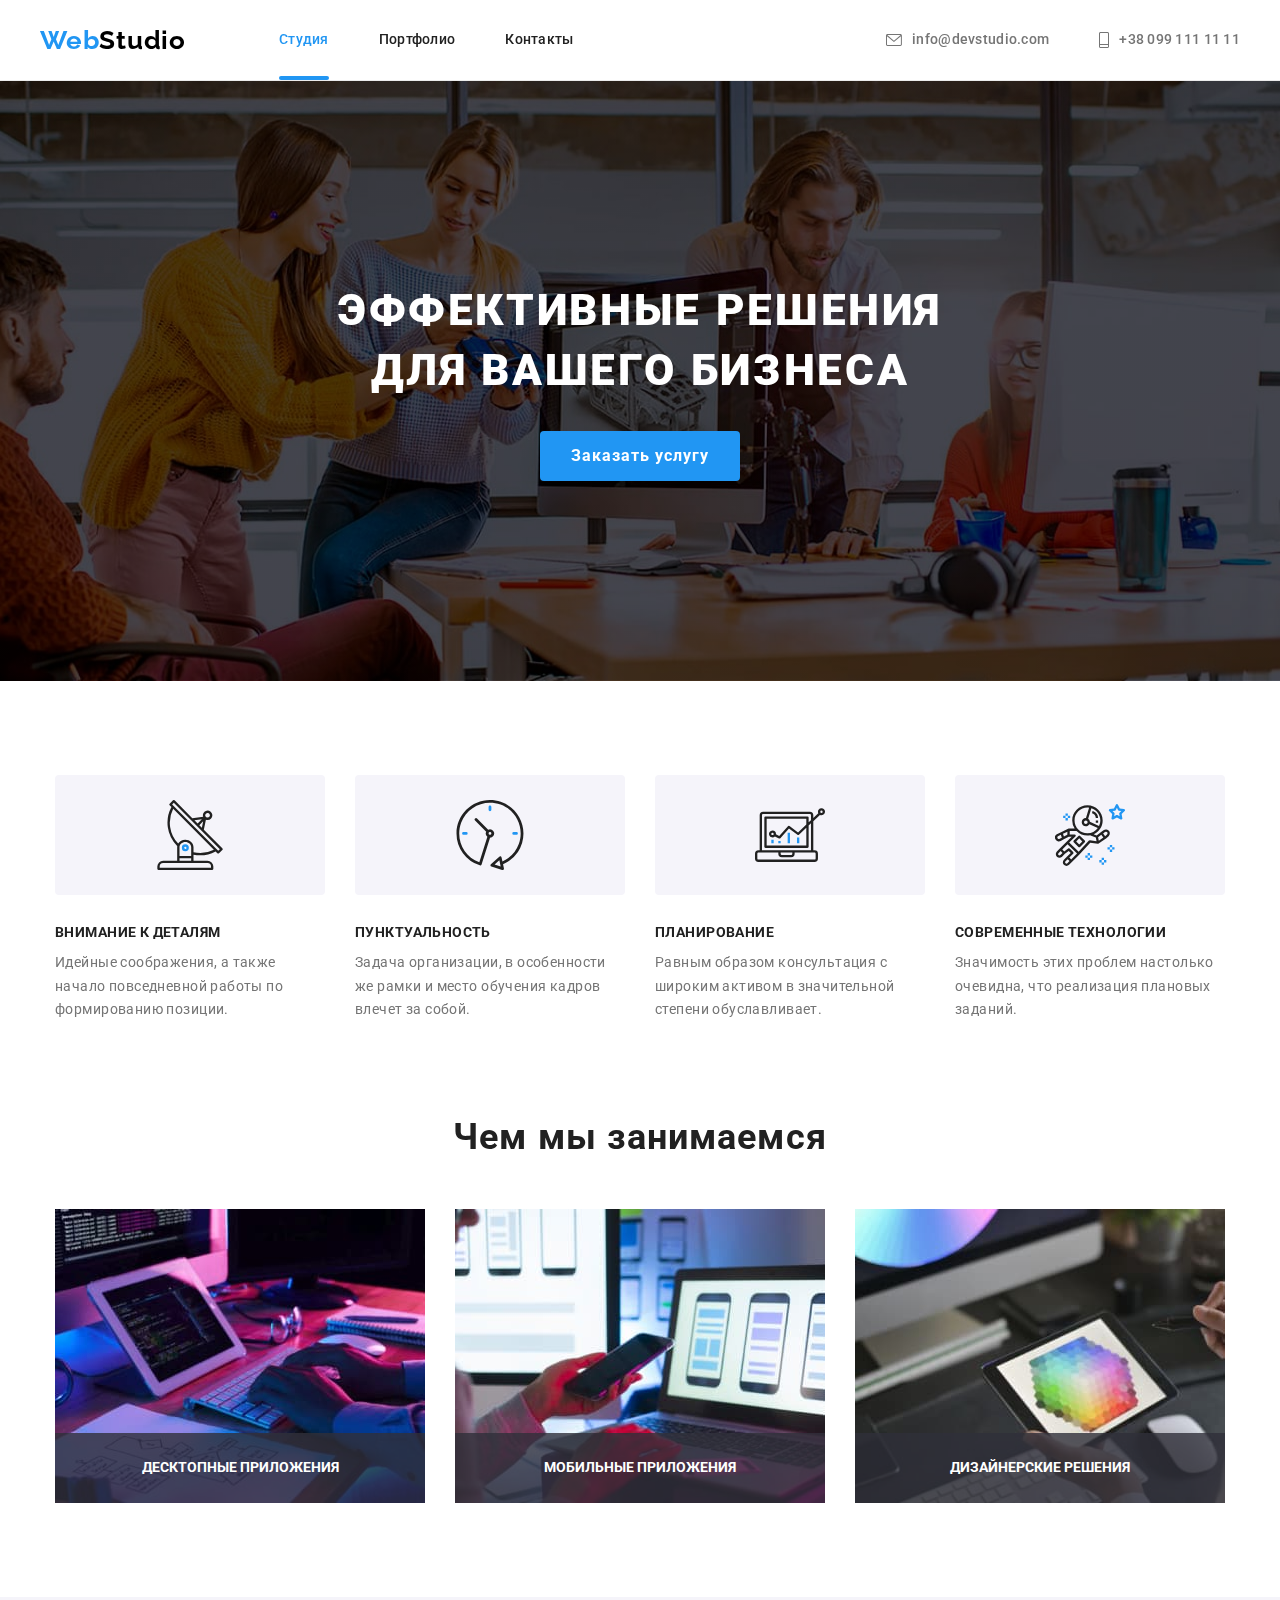
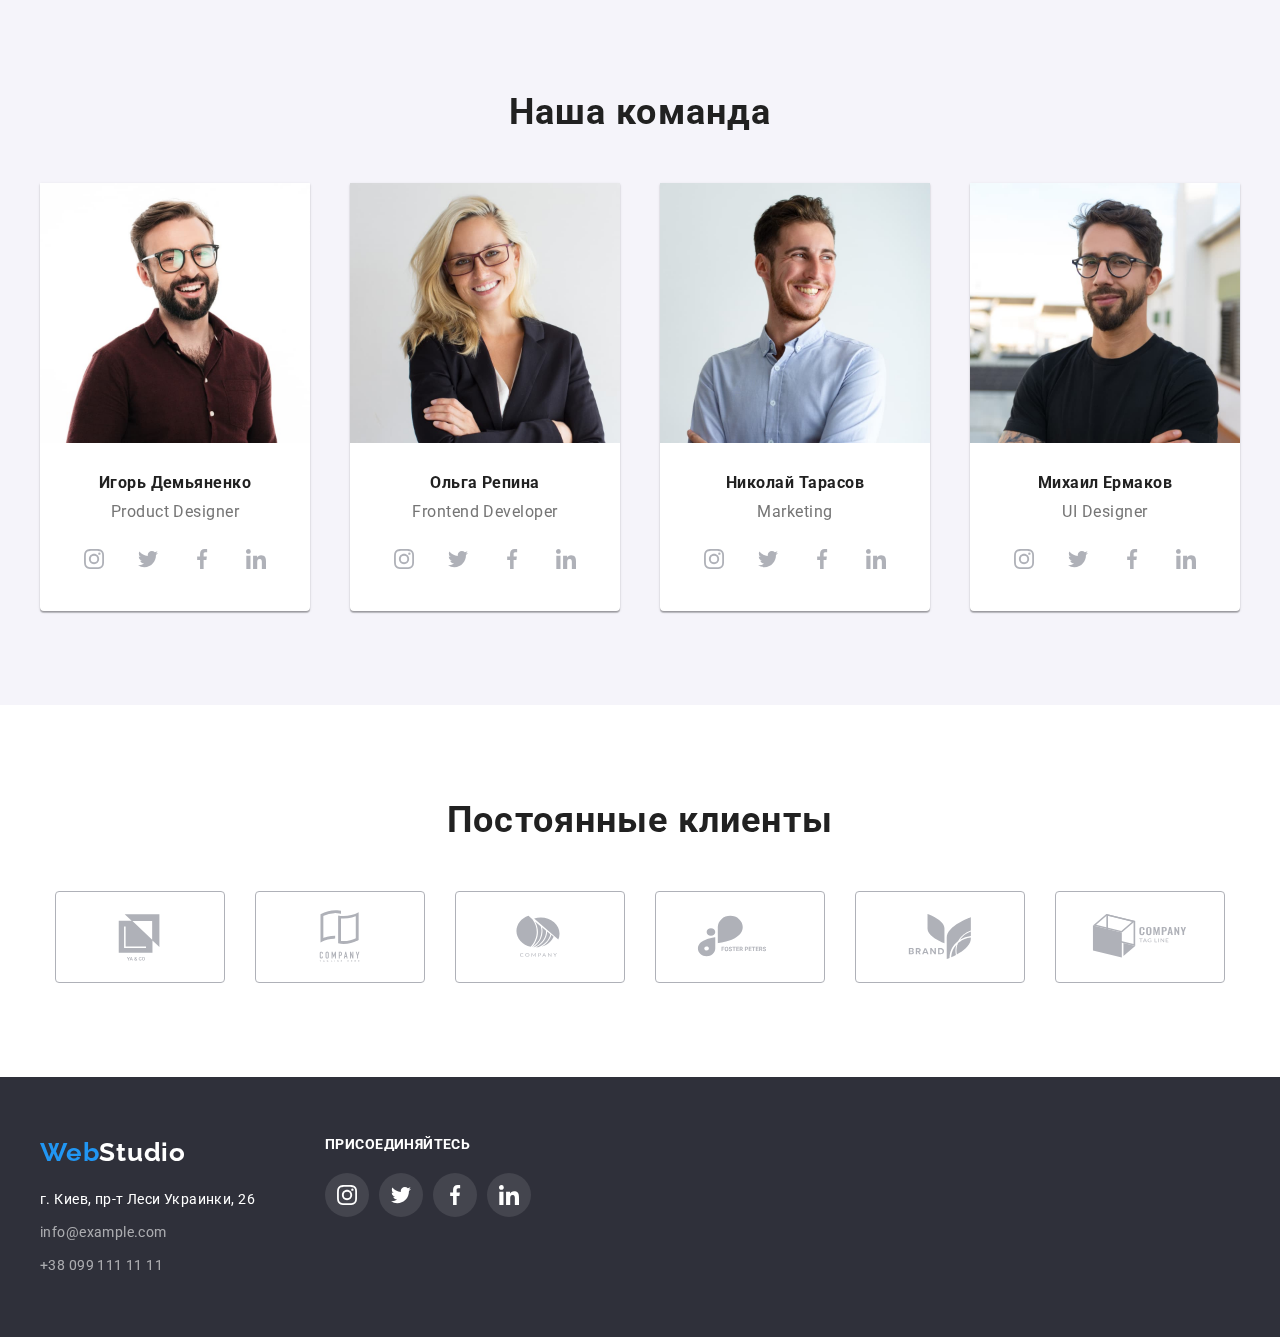
<file: index.html>
<!DOCTYPE html>
<html lang="ru">
  <head>
    <meta charset="UTF-8" />
    <meta http-equiv="X-UA-Compatible" content="IE=edge" />
    <meta name="viewport" content="width=device-width, initial-scale=1.0" />
    <title>Главная</title>
    <link
      href="https://fonts.googleapis.com/css2?family=Raleway:wght@700&family=Roboto:wght@400;500;700;900&display=swap"
      rel="stylesheet"
    />
    <!-- <link rel="stylesheet" href="node_modules/modern-normalize/modern-normalize.css"> -->
    <link rel="stylesheet" href="./css/normalize.css" />
    <link rel="stylesheet" href="./css/styles.css" />
  </head>
  <body class="page">
    <!-- Шапка -->
    <header class="navigation-bar">
      <div class="navigation-bar-wrapper container">
        <nav class="navigation">
          <a class="link" href="/"
            ><span class="logo"> Web<span class="lastpart-logo-header">Studio</span> </span></a
          >
          <ul class="navigation-pages list">
            <li>
              <a class="link active-page" href="./index.html">Студия</a>
            </li>
            <li>
              <a class="link navigation-page" href="./portfolio.html">
                <!-- <span class="ef1">1</span> -->
                Портфолио
                <!-- <span class="ef2"></span> -->
              </a>
            </li>
            <li>
              <a class="link navigation-page" href="./contacts.html">Контакты</a>
            </li>
          </ul>
        </nav>

        <ul class="navigation-contacts list">
          <li>
            <a class="link contacts" href="mailto:info@example.com">
              <svg class="icon icon-letter">
                <use xlink:href="./images/icons.svg#icon-letter"></use>
              </svg>
              info@devstudio.com
            </a>
          </li>
          <li>
            <a class="link contacts" href="tel:380961111111">
              <svg class="icon icon-phone">
                <use xlink:href="./images/icons.svg#icon-phone"></use>
              </svg>
              +38 099 111 11 11
            </a>
          </li>
        </ul>
      </div>
    </header>

    <main>
      <section class="page-main">
        <h1 class="page-main-title">Веб-студия по разработке сайтов</h1>

        <!-- Заказать услугу -->
        <!-- <div class="container"> -->
        <section class="order-section">
          <h2 class="order-title">Эффективные решения<br />для вашего бизнеса</h2>
          <button class="order-btn" type="button" data-modal-open>
            Заказать услугу <span></span><span></span><span></span><span></span>
          </button>
        </section>
        <!-- </div> -->
        <!-- Особенности -->
        <section class="quality-section section">
          <div class="container">
            <h2 class="quality-section-title">Особенности</h2>
            <ul class="quality-list list">
              <li class="quality-list-item">
                <div class="quality-list-icon-box">
                  <svg class="icon icon-antenna">
                    <use xlink:href="./images/icons.svg#icon-antenna"></use>
                  </svg>
                </div>
                <h3 class="quality-title">Внимание к деталям</h3>
                <p class="quality-content">
                  Идейные соображения, а также начало повседневной работы по формированию позиции.
                </p>
              </li>
              <li class="quality-list-item">
                <div class="quality-list-icon-box">
                  <svg class="icon icon-clock">
                    <use xlink:href="./images/icons.svg#icon-clock"></use>
                  </svg>
                </div>
                <h3 class="quality-title">Пунктуальность</h3>
                <p class="quality-content">
                  Задача организации, в особенности же рамки и место обучения кадров влечет за
                  собой.
                </p>
              </li>
              <li class="quality-list-item">
                <div class="quality-list-icon-box">
                  <svg class="icon icon-diagram">
                    <use xlink:href="./images/icons.svg#icon-diagram"></use>
                  </svg>
                </div>
                <h3 class="quality-title">Планирование</h3>
                <p class="quality-content">
                  Равным образом консультация с широким активом в значительной степени
                  обуславливает.
                </p>
              </li>
              <li class="quality-list-item">
                <div class="quality-list-icon-box">
                  <svg class="icon icon-astronaut">
                    <use xlink:href="./images/icons.svg#icon-astronaut"></use>
                  </svg>
                </div>
                <h3 class="quality-title">Современные технологии</h3>
                <p class="quality-content">
                  Значимость этих проблем настолько очевидна, что реализация плановых заданий.
                </p>
              </li>
            </ul>
          </div>
        </section>

        <!-- Чем мы занимаемся -->
        <section class="ourskills-section section">
          <div class="container">
            <h2 class="ourskills-title">Чем мы занимаемся</h2>
            <ul class="ourskills-list list">
              <li class="ourskills-list-item">
                <img
                  class="ourskills-list-item-pic"
                  src="./images/wedo1.jpg"
                  alt="Верстка"
                  width="370"
                />
                <p class="ourskills-list-item-text">Десктопные приложения</p>
              </li>
              <li class="ourskills-list-item">
                <img
                  class="ourskills-list-item-pic"
                  src="./images/wedo2.jpg"
                  alt="Дизайн"
                  width="370"
                />
                <p class="ourskills-list-item-text">Мобильные приложения</p>
              </li>
              <li class="ourskills-list-item">
                <img
                  class="ourskills-list-item-pic"
                  src="./images/wedo3.jpg"
                  alt="Стиль"
                  width="370"
                />
                <p class="ourskills-list-item-text">Дизайнерские решения</p>
              </li>
            </ul>
          </div>
        </section>

        <!-- Наша команда -->
        <section class="team-section section">
          <div class="container">
            <h2 class="team-title">Наша команда</h2>
            <ul class="team-list list">
              <li class="team-card">
                <img src="./images/team1.jpg" alt="Фотография сотрудника 1" width="270" />
                <div class="team-bottom-wrapper">
                  <h3 class="team-name">Игорь Демьяненко</h3>
                  <p class="team-content">Product Designer</p>

                  <ul class="team-icons-list list">
                    <li>
                      <a class="link" href="http://instagram.com/smorodsky">
                        <div class="team-icon-ellipse">
                          <svg class="icon icon-instagram">
                            <use xlink:href="./images/icons.svg#icon-instagram"></use>
                          </svg>
                        </div>
                      </a>
                    </li>
                    <li>
                      <a class="link" href="http://twitter.com/smorodskiy">
                        <div class="team-icon-ellipse">
                          <svg class="icon icon-twitter">
                            <use xlink:href="./images/icons.svg#icon-twitter"></use>
                          </svg>
                        </div>
                      </a>
                    </li>
                    <li>
                      <a class="link" href="http://facebook.com/smorodsky">
                        <div class="team-icon-ellipse">
                          <svg class="icon icon-facebook">
                            <use xlink:href="./images/icons.svg#icon-facebook"></use>
                          </svg>
                        </div>
                      </a>
                    </li>
                    <li>
                      <a class="link" href="http://linkedin.com/in/igor-smorodskiy">
                        <div class="team-icon-ellipse">
                          <svg class="icon icon-linkedin">
                            <use xlink:href="./images/icons.svg#icon-linkedin"></use>
                          </svg>
                        </div>
                      </a>
                    </li>
                  </ul>
                </div>
              </li>
              <li class="team-card">
                <img src="./images/team2.jpg" alt="Фотография сотрудника 2" width="270" />
                <div class="team-bottom-wrapper">
                  <h3 class="team-name">Ольга Репина</h3>
                  <p class="team-content">Frontend Developer</p>

                  <ul class="team-icons-list list">
                    <li>
                      <a class="link" href="http://instagram.com/smorodsky">
                        <div class="team-icon-ellipse">
                          <svg class="icon icon-instagram">
                            <use xlink:href="./images/icons.svg#icon-instagram"></use>
                          </svg>
                        </div>
                      </a>
                    </li>
                    <li>
                      <a class="link" href="http://twitter.com/smorodskiy">
                        <div class="team-icon-ellipse">
                          <svg class="icon icon-twitter">
                            <use xlink:href="./images/icons.svg#icon-twitter"></use>
                          </svg>
                        </div>
                      </a>
                    </li>
                    <li>
                      <a class="link" href="http://facebook.com/smorodsky">
                        <div class="team-icon-ellipse">
                          <svg class="icon icon-facebook">
                            <use xlink:href="./images/icons.svg#icon-facebook"></use>
                          </svg>
                        </div>
                      </a>
                    </li>
                    <li>
                      <a class="link" href="http://linkedin.com/in/igor-smorodskiy">
                        <div class="team-icon-ellipse">
                          <svg class="icon icon-linkedin">
                            <use xlink:href="./images/icons.svg#icon-linkedin"></use>
                          </svg>
                        </div>
                      </a>
                    </li>
                  </ul>
                </div>
              </li>
              <li class="team-card">
                <img src="./images/team3.jpg" alt="Фотография сотрудника 3" width="270" />
                <div class="team-bottom-wrapper">
                  <h3 class="team-name">Николай Тарасов</h3>
                  <p class="team-content">Marketing</p>

                  <ul class="team-icons-list list">
                    <li>
                      <a class="link" href="http://instagram.com/smorodsky">
                        <div class="team-icon-ellipse">
                          <svg class="icon icon-instagram">
                            <use xlink:href="./images/icons.svg#icon-instagram"></use>
                          </svg>
                        </div>
                      </a>
                    </li>
                    <li>
                      <a class="link" href="http://twitter.com/smorodskiy">
                        <div class="team-icon-ellipse">
                          <svg class="icon icon-twitter">
                            <use xlink:href="./images/icons.svg#icon-twitter"></use>
                          </svg>
                        </div>
                      </a>
                    </li>
                    <li>
                      <a class="link" href="http://facebook.com/smorodsky">
                        <div class="team-icon-ellipse">
                          <svg class="icon icon-facebook">
                            <use xlink:href="./images/icons.svg#icon-facebook"></use>
                          </svg>
                        </div>
                      </a>
                    </li>
                    <li>
                      <a class="link" href="http://linkedin.com/in/igor-smorodskiy">
                        <div class="team-icon-ellipse">
                          <svg class="icon icon-linkedin">
                            <use xlink:href="./images/icons.svg#icon-linkedin"></use>
                          </svg>
                        </div>
                      </a>
                    </li>
                  </ul>
                </div>
              </li>
              <li class="team-card">
                <img src="./images/team4.jpg" alt="Фотография сотрудника 4" width="270" />
                <div class="team-bottom-wrapper">
                  <h3 class="team-name">Михаил Ермаков</h3>
                  <p class="team-content">UI Designer</p>

                  <ul class="team-icons-list list">
                    <li>
                      <a class="link" href="http://instagram.com/smorodsky">
                        <div class="team-icon-ellipse">
                          <svg class="icon icon-instagram">
                            <use xlink:href="./images/icons.svg#icon-instagram"></use>
                          </svg>
                        </div>
                      </a>
                    </li>
                    <li>
                      <a class="link" href="http://twitter.com/smorodskiy">
                        <div class="team-icon-ellipse">
                          <svg class="icon icon-twitter">
                            <use xlink:href="./images/icons.svg#icon-twitter"></use>
                          </svg>
                        </div>
                      </a>
                    </li>
                    <li>
                      <a class="link" href="http://facebook.com/smorodsky">
                        <div class="team-icon-ellipse">
                          <svg class="icon icon-facebook">
                            <use xlink:href="./images/icons.svg#icon-facebook"></use>
                          </svg>
                        </div>
                      </a>
                    </li>
                    <li>
                      <a class="link" href="http://linkedin.com/in/igor-smorodskiy">
                        <div class="team-icon-ellipse">
                          <svg class="icon icon-linkedin">
                            <use xlink:href="./images/icons.svg#icon-linkedin"></use>
                          </svg>
                        </div>
                      </a>
                    </li>
                  </ul>
                </div>
              </li>
            </ul>
          </div>
        </section>

        <!-- Постоянные клиенты -->
        <section class="best-clients-section section">
          <div class="container">
            <h2 class="best-clients-title">Постоянные клиенты</h2>
            <ul class="best-clients-list list">
              <li class="best-clients-list-border">
                <a href="#" class="link clients-icon-link">
                  <svg class="icon icon-logo1">
                    <use xlink:href="./images/icons.svg#icon-logo1"></use>
                  </svg>
                </a>
              </li>
              <li class="best-clients-list-border">
                <a href="#" class="link clients-icon-link">
                  <svg class="icon icon-logo2">
                    <use xlink:href="./images/icons.svg#icon-logo2"></use>
                  </svg>
                </a>
              </li>
              <li class="best-clients-list-border">
                <a href="#" class="link clients-icon-link">
                  <svg class="icon icon-logo3">
                    <use xlink:href="./images/icons.svg#icon-logo3"></use>
                  </svg>
                </a>
              </li>
              <li class="best-clients-list-border">
                <a href="#" class="link clients-icon-link">
                  <svg class="icon icon-logo4">
                    <use xlink:href="./images/icons.svg#icon-logo4"></use>
                  </svg>
                </a>
              </li>
              <li class="best-clients-list-border">
                <a href="#" class="link clients-icon-link">
                  <svg class="icon icon-logo5">
                    <use xlink:href="./images/icons.svg#icon-logo5"></use>
                  </svg>
                </a>
              </li>
              <li class="best-clients-list-border">
                <a href="#" class="link clients-icon-link">
                  <svg class="icon icon-logo6">
                    <use xlink:href="./images/icons.svg#icon-logo6"></use>
                  </svg>
                </a>
              </li>
            </ul>
          </div>
        </section>
      </section>
    </main>

    <!-- Подвал -->
    <footer class="page-footer">
      <div class="container footer-container">
        <div class="address-box">
          <a class="link" href="/"
            ><span class="logo"> Web<span class="lastpart-logo-footer">Studio</span> </span></a
          >
          <!-- Блок с адресом -->
          <address>
            <ul class="address-list list">
              <li class="address-list-item">
                <a
                  class="link address-text-footer"
                  href="https://www.google.com.ua/maps/@50.4863234,30.4790756,13z?hl=ru"
                  >г. Киев, пр-т Леси Украинки, 26</a
                >
              </li>
              <li class="address-list-item">
                <a class="link contacts-text-footer" href="mailto:info@example.com"
                  >info@example.com</a
                >
              </li>
              <li class="address-list-item">
                <a class="link contacts-text-footer" href="tel:380991111111">+38 099 111 11 11</a>
              </li>
            </ul>
          </address>
        </div>
        <div class="social-box">
          <h2 class="social-box-title">присоединяйтесь</h2>
          <div class="social-icons-box">
            <ul class="social-icons-list list">
              <li>
                <a class="link social-icon-ellipse" href="http://instagram.com/smorodsky">
                  <svg class="icon icon-instagram">
                    <use xlink:href="./images/icons.svg#icon-instagram"></use>
                  </svg>
                </a>
              </li>
              <li>
                <a class="link social-icon-ellipse" href="http://twitter.com/smorodskiy">
                  <svg class="icon icon-twitter">
                    <use xlink:href="./images/icons.svg#icon-twitter"></use>
                  </svg>
                </a>
              </li>
              <li>
                <a class="link social-icon-ellipse" href="http://facebook.com/smorodsky">
                  <svg class="icon icon-facebook">
                    <use xlink:href="./images/icons.svg#icon-facebook"></use>
                  </svg>
                </a>
              </li>
              <li>
                <a class="link social-icon-ellipse" href="http://linkedin.com/in/igor-smorodskiy">
                  <svg class="icon icon-linkedin">
                    <use xlink:href="./images/icons.svg#icon-linkedin"></use>
                  </svg>
                </a>
              </li>
            </ul>
          </div>
        </div>
      </div>
    </footer>

    <div class="modal is-hidden" data-modal>
      <div class="modal-order">
        <svg class="icon icon-close" data-modal-close>
          <use xlink:href="./images/icons.svg#icon-close"></use>
        </svg>
      </div>
    </div>

    <script src="./js/modal.js"></script>
  </body>
</html>
</file>
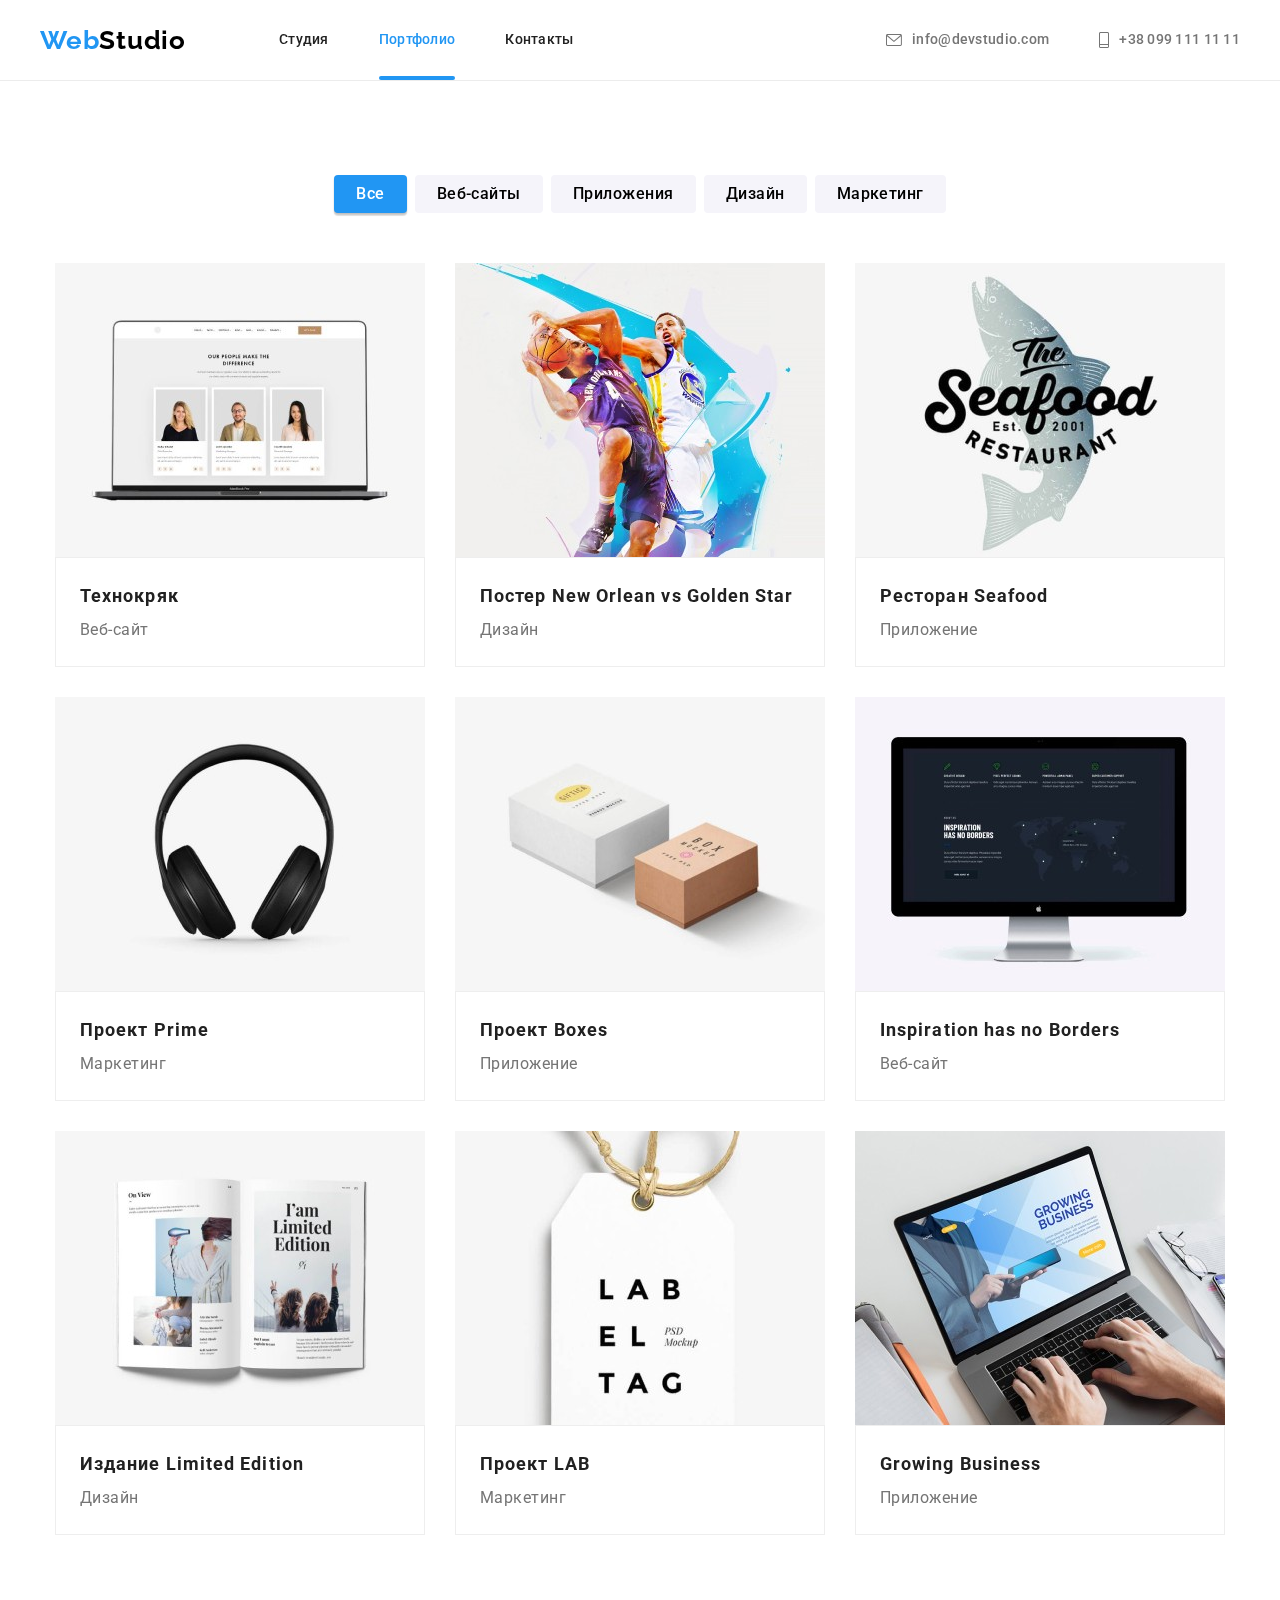
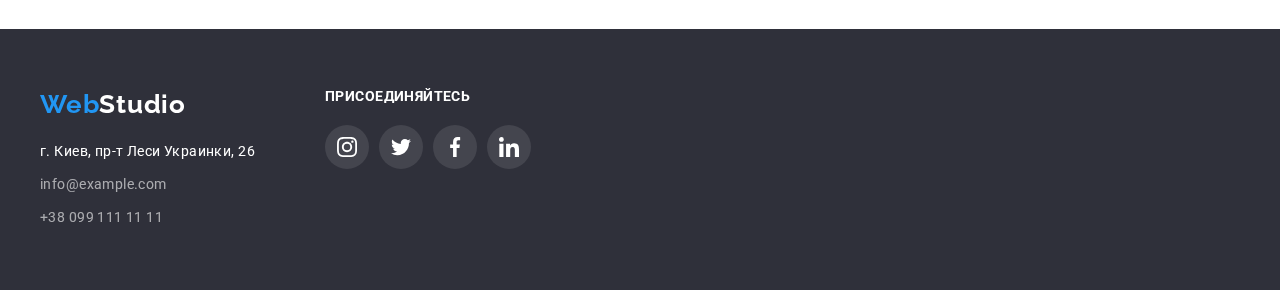
<file: portfolio.html>
<!DOCTYPE html>
<html lang="ru">
  <head>
    <meta charset="UTF-8" />
    <meta http-equiv="X-UA-Compatible" content="IE=edge" />
    <meta name="viewport" content="width=device-width, initial-scale=1.0" />
    <title>Портфолио</title>
    <link
      href="https://fonts.googleapis.com/css2?family=Raleway:wght@700&family=Roboto:wght@400;500;700;900&display=swap"
      rel="stylesheet"
    />
    <link rel="stylesheet" href="./css/normalize.css" />
    <link rel="stylesheet" href="./css/styles.css" />
  </head>
  <body class="page">
    <!-- Шапка -->
    <header class="navigation-bar">
      <div class="navigation-bar-wrapper container">
        <nav class="navigation">
          <a class="link" href="/"
            ><span class="logo"> Web<span class="lastpart-logo-header">Studio</span> </span></a
          >
          <ul class="navigation-pages list">
            <li>
              <a class="link navigation-page" href="./index.html">Студия</a>
            </li>
            <li>
              <a class="link active-page" href="./portfolio.html">Портфолио</a>
            </li>
            <li>
              <a class="link navigation-page" href="./contacts.html">Контакты</a>
            </li>
          </ul>
        </nav>

        <ul class="navigation-contacts list">
          <li>
            <a class="link contacts" href="mailto:info@example.com">
              <svg class="icon icon-letter">
                <use xlink:href="./images/icons.svg#icon-letter"></use>
              </svg>
              info@devstudio.com
            </a>
          </li>
          <li>
            <a class="link contacts" href="tel:380961111111">
              <svg class="icon icon-phone">
                <use xlink:href="./images/icons.svg#icon-phone"></use>
              </svg>
              +38 099 111 11 11
            </a>
          </li>
        </ul>
      </div>
    </header>

    <main>
      <section class="page-portfolio section">
        <h1 class="page-portfolio-title">Страница с шаблонами</h1>

        <!-- Фильтр -->
        <div class="filter-section">
          <h2 class="filter-title">Фильтр</h2>
          <ul class="filter-list">
            <li class="filter-item list">
              <button class="filter-btn angleinleft bouncein active-filter" type="button">Все</button>
            </li>
            <li class="filter-item list">
              <button class="filter-btn angleinleft bouncein" type="button">Веб-сайты</button>
            </li>
            <li class="filter-item list">
              <button class="filter-btn angleinleft bouncein" type="button">Приложения</button>
            </li>
            <li class="filter-item list">
              <button class="filter-btn angleinleft bouncein" type="button">Дизайн</button>
            </li>
            <li class="filter-item list">
              <button class="filter-btn angleinleft bouncein" type="button">Маркетинг</button>
            </li>
          </ul>
        </div>

        <!-- Шаблоны -->
        <section class="template-section">
          <h2 class="template-section-title"></h2>
          <div class="container">
            <ul class="template-head list">
              <li class="template-item">
                <a href="#" class="link template-item-link">
                  <div class="template-top-wrapper">
                    <img src="./images/template1.jpg" alt="Шаблон Технокряк" width="370" />
                    <p class="template-item-desc">
                      Ресурс предлагает комплексные предложения с разным уровнем функционала и
                      сервисов. Все это позволит посетителю получить исчерпывающие сведения о
                      компании или частном лице.
                    </p>
                  </div>

                  <div class="template-bottom-wrapper">
                    <h3 class="template-title">Технокряк</h3>
                    <p class="template-content">Веб-сайт</p>
                  </div>
                </a>
              </li>
              <li class="template-item">
                <a href="#" class="link template-item-link">
                  <div class="template-top-wrapper">
                    <img
                      src="./images/template2.jpg"
                      alt="Шаблон Постер New Orlean vs Golden Star"
                      width="370"
                    />
                    <p class="template-item-desc">
                      Ресурс предлагает комплексные предложения с разным уровнем функционала и
                      сервисов. Все это позволит посетителю получить исчерпывающие сведения о
                      компании или частном лице.
                    </p>
                  </div>
                  <div class="template-bottom-wrapper">
                    <h3 class="template-title">Постер New Orlean vs Golden Star</h3>
                    <p class="template-content">Дизайн</p>
                  </div>
                </a>
              </li>
              <li class="template-item">
                <a href="#" class="link template-item-link">
                  <div class="template-top-wrapper">
                    <img src="./images/template3.jpg" alt="Шаблон Ресторан Seafood" width="370" />
                    <p class="template-item-desc">
                      Ресурс предлагает комплексные предложения с разным уровнем функционала и
                      сервисов. Все это позволит посетителю получить исчерпывающие сведения о
                      компании или частном лице.
                    </p>
                  </div>
                  <div class="template-bottom-wrapper">
                    <h3 class="template-title">Ресторан Seafood</h3>
                    <p class="template-content">Приложение</p>
                  </div>
                </a>
              </li>
              <li class="template-item">
                <a href="#" class="link template-item-link">
                  <div class="template-top-wrapper">
                    <img src="./images/template4.jpg" alt="Шаблон Проект Prime" width="370" />
                    <p class="template-item-desc">
                      Ресурс предлагает комплексные предложения с разным уровнем функционала и
                      сервисов. Все это позволит посетителю получить исчерпывающие сведения о
                      компании или частном лице.
                    </p>
                  </div>
                  <div class="template-bottom-wrapper">
                    <h3 class="template-title">Проект Prime</h3>
                    <p class="template-content">Маркетинг</p>
                  </div>
                </a>
              </li>
              <li class="template-item">
                <a href="#" class="link template-item-link">
                  <div class="template-top-wrapper">
                    <img src="./images/template5.jpg" alt="Шаблон Проект Boxes" width="370" />
                    <p class="template-item-desc">
                      Ресурс предлагает комплексные предложения с разным уровнем функционала и
                      сервисов. Все это позволит посетителю получить исчерпывающие сведения о
                      компании или частном лице.
                    </p>
                  </div>
                  <div class="template-bottom-wrapper">
                    <h3 class="template-title">Проект Boxes</h3>
                    <p class="template-content">Приложение</p>
                  </div>
                </a>
              </li>
              <li class="template-item">
                <a href="#" class="link template-item-link">
                  <div class="template-top-wrapper">
                    <img
                      src="./images/template6.jpg"
                      alt="Шаблон Inspiration has no Borders"
                      width="370"
                    />
                    <p class="template-item-desc">
                      Ресурс предлагает комплексные предложения с разным уровнем функционала и
                      сервисов. Все это позволит посетителю получить исчерпывающие сведения о
                      компании или частном лице.
                    </p>
                  </div>
                  <div class="template-bottom-wrapper">
                    <h3 class="template-title">Inspiration has no Borders</h3>
                    <p class="template-content">Веб-сайт</p>
                  </div>
                </a>
              </li>
              <li class="template-item">
                <a href="#" class="link template-item-link">
                  <div class="template-top-wrapper">
                    <img
                      src="./images/template7.jpg"
                      alt="Шаблон Издание Limited Edition"
                      width="370"
                    />
                    <p class="template-item-desc">
                      Ресурс предлагает комплексные предложения с разным уровнем функционала и
                      сервисов. Все это позволит посетителю получить исчерпывающие сведения о
                      компании или частном лице.
                    </p>
                  </div>
                  <div class="template-bottom-wrapper">
                    <h3 class="template-title">Издание Limited Edition</h3>
                    <p class="template-content">Дизайн</p>
                  </div>
                </a>
              </li>
              <li class="template-item">
                <a href="#" class="link template-item-link">
                  <div class="template-top-wrapper">
                    <img src="./images/template8.jpg" alt="Шаблон Проект LAB" width="370" />
                    <p class="template-item-desc">
                      Ресурс предлагает комплексные предложения с разным уровнем функционала и
                      сервисов. Все это позволит посетителю получить исчерпывающие сведения о
                      компании или частном лице.
                    </p>
                  </div>
                  <div class="template-bottom-wrapper">
                    <h3 class="template-title">Проект LAB</h3>
                    <p class="template-content">Маркетинг</p>
                  </div>
                </a>
              </li>
              <li class="template-item">
                <a href="#" class="link template-item-link">
                  <div class="template-top-wrapper">
                    <img src="./images/template9.jpg" alt="Шаблон Growing Business" width="370" />
                    <p class="template-item-desc">
                      Ресурс предлагает комплексные предложения с разным уровнем функционала и
                      сервисов. Все это позволит посетителю получить исчерпывающие сведения о
                      компании или частном лице.
                    </p>
                  </div>
                  <div class="template-bottom-wrapper">
                    <h3 class="template-title">Growing Business</h3>
                    <p class="template-content">Приложение</p>
                  </div>
                </a>
              </li>
            </ul>
          </div>
        </section>
      </section>
    </main>

    <!-- Подвал -->
    <footer class="page-footer">
      <div class="container footer-container">
        <div class="address-box">
          <a class="link" href="/"
            ><span class="logo"> Web<span class="lastpart-logo-footer">Studio</span> </span></a
          >
          <!-- Блок с адресом -->
          <address>
            <ul class="address-list list">
              <li class="address-list-item">
                <a
                  class="link address-text-footer"
                  href="https://www.google.com.ua/maps/@50.4863234,30.4790756,13z?hl=ru"
                  >г. Киев, пр-т Леси Украинки, 26</a
                >
              </li>
              <li class="address-list-item">
                <a class="link contacts-text-footer" href="mailto:info@example.com"
                  >info@example.com</a
                >
              </li>
              <li class="address-list-item">
                <a class="link contacts-text-footer" href="tel:380991111111">+38 099 111 11 11</a>
              </li>
            </ul>
          </address>
        </div>
        <div class="social-box">
          <h2 class="social-box-title">присоединяйтесь</h2>
          <div class="social-icons-box">
            <ul class="social-icons-list list">
              <li>
                <a class="link social-icon-link first" href="http://instagram.com/smorodsky">
                  <div class="social-icon-ellipse">
                    <svg class="icon icon-instagram">
                      <use xlink:href="./images/icons.svg#icon-instagram"></use>
                    </svg>
                  </div>
                </a>
              </li>
              <li>
                <a class="link social-icon-link" href="http://twitter.com/smorodskiy">
                  <div class="social-icon-ellipse">
                    <svg class="icon icon-twitter">
                      <use xlink:href="./images/icons.svg#icon-twitter"></use>
                    </svg>
                  </div>
                </a>
              </li>
              <li>
                <a class="link social-icon-link" href="http://facebook.com/smorodsky">
                  <div class="social-icon-ellipse">
                    <svg class="icon icon-facebook">
                      <use xlink:href="./images/icons.svg#icon-facebook"></use>
                    </svg>
                  </div>
                </a>
              </li>
              <li>
                <a class="link social-icon-link" href="http://linkedin.com/in/igor-smorodskiy">
                  <div class="social-icon-ellipse">
                    <svg class="icon icon-linkedin">
                      <use xlink:href="./images/icons.svg#icon-linkedin"></use>
                    </svg>
                  </div>
                </a>
              </li>
            </ul>
          </div>
        </div>
      </div>
    </footer>
  </body>
</html>
</file>
<file: css/styles.css>
/* Фоновые цвет */
/* background: #FFFFFF; фон страницы */
/* background: #2F303A; вторичный фон - Секция Заказ услуг  и Футер*/
/* color: #F5F4FA; цвет фона секции Наша команда */

/* color: #757575; основной цвет текста */
/* color: #212121; вторичный цвет текста */
/* color: #2196f3; цвет ссылок ховер */

:root {
  --primary-text-color: #757575;
  --title-text-color: #212121;
  --accent-color: #2196f3;

  --background-color-primary: #2f303a;
  --background-color-secondary: #f5f4fa;
  --default-font-size: 14px;
  --background-color-page: #fff;

  --lastpart-logo-header-color: #000;
  --navigation-bar-border-color: #ececec;

  --order-title-text-color: #fff;
  --order-btn-text-color: #fff;
  --order-btn-background-color: #2196f3;
  --order-btn-background-color-hover: #2196f3c8;

  --team-card-background-color: #fff;
  --address-text-color-footer: #fff;

  --template-item-background-color: #fff;
  --template-item-border-color: #eee;

  --filter-btn-background-color: #fff;

  --lastpart-logo-text-color-footer: #fff;
  --link-footer-color: rgba(255, 255, 255, 0.6);

  --svg-icons-background: #afb1b8;

  --template-item-desc-text-color: rgba(33, 150, 243, 0.9);

  /* animation vars */
  --duration: 0.25s;
  --function: cubic-bezier(0.4, 0, 0.2, 1);
}

/*    ------  Глобальные стили ------       */

/* Убрать подчеркивание на всех ссылках */
.link {
  text-decoration: none;
  display: inline-block;
}

/* Глобальные атрибуты для списков */
.list {
  list-style: none;
  padding: 0;
}

/* Общий стиль для странцы */
.page {
  font-family: Roboto, "Lucida Sans", "Lucida Sans Regular", "Lucida Grande", "Lucida Sans Unicode",
    Geneva, Verdana, sans-serif;
  font-size: var(--default-font-size);
  background: var(--background-color-page);
  color: var(--primary-text-color);
}

.container {
  margin-left: auto;
  margin-right: auto;
  margin-top: 0;
  margin-bottom: 0;
  max-width: 1200px;
  width: 100%;
}

.section {
  padding-top: 94px;
  padding-bottom: 94px;
}

/* * {
  box-sizing: border-box;
} */

/*  -------------- Хэдер ----------------          */

/* Логотип */
.logo {
  padding-top: 25px;
  padding-bottom: 25px;

  font-family: "Raleway";
  font-weight: 700;
  font-size: 26px;
  line-height: 1.19;
  letter-spacing: 0.03em;

  color: var(--accent-color);
}

.lastpart-logo-header {
  color: var(--lastpart-logo-header-color);
}

.navigation-bar {
  display: flex;
  border-bottom: var(--navigation-bar-border-color);
  border-bottom-style: solid;
  border-bottom-width: 1px;
}

.navigation-bar-wrapper {
  display: flex;
  justify-content: space-between;
}

.navigation {
  display: flex;
  align-items: center;
}

.navigation-pages {
  display: flex;
  margin-left: 93px;

  /* dub */
  font-weight: 500;
  line-height: 1.14;
  letter-spacing: 0.02em;

  color: var(--title-text-color);
}

.navigation-pages > li {
  margin-right: 50px;
}

.navigation-contacts a,
.navigation-pages a {
  padding-top: 32px;
  padding-bottom: 32px;
}

.navigation-pages > li:last-child {
  margin-right: 0px;
}
.navigation-page {
  color: var(--title-text-color);
}
.contacts {
  display: flex;
  align-items: center;

  color: var(--primary-text-color);
}

.active-page {
  color: var(--accent-color);
}

.active-page::after {
  position: absolute;

  left: 0;
  bottom: 0;

  width: 100%;
  height: 4px;

  border-radius: 2px;

  background-color: var(--accent-color);

  content: "";
}

.navigation-contacts {
  display: flex;

  /* dub */
  font-weight: 500;
  line-height: 1.14;
  letter-spacing: 0.02em;
}

.icon-letter {
  width: 16px;
  height: 12px;
  fill: var(--primary-text-color);
}

.icon-phone {
  width: 10px;
  height: 16px;
  fill: var(--primary-text-color);
}

.navigation-contacts .icon {
  margin-right: 10px;
}

.navigation-contacts > li {
  display: flex;
  align-items: center;
  margin-left: 50px;
  /* background-color: black; */
}

/* ----------------Ховер в навигации-------------- */

.navigation-pages a {
  position: relative;
  display: inline-block;
}

.navigation-page::before,
.navigation-page::after {
  position: absolute;

  left: 50%;
  width: 0;
  border-radius: 2px;
  /* background: none repeat scroll 0 0 transparent; */

  /* -webkit-background-clip: text;
  background-clip: text; */
  background-color: var(--accent-color);
  color: transparent;

  transition: width var(--duration) var(--function) 0s, left var(--duration) var(--function) 0s;
  content: "";
}

.navigation-page::after {
  bottom: 0;
  height: 4px;
}

.navigation-page::before {
  top: 35%;
  height: 25px;
  mix-blend-mode: screen;
}

.navigation-page:hover::after,
.navigation-page:hover::before {
  left: 0;
  width: 100%;
}

/* ----------------Ховер в навигации-------------- */

.contacts {
  transition: color var(--duration) var(--function);
}

.contacts:hover,
.contacts:focus {
  color: var(--accent-color);
}

.contacts:hover .icon,
.contacts:focus .icon {
  fill: var(--accent-color);

  transition: fill var(--duration) var(--function);
  -webkit-animation: flip-scale-up-ver var(--duration) var(--function) both;
  animation: flip-scale-up-ver var(--duration) var(--function) both;
}

@-webkit-keyframes flip-scale-up-ver {
  0% {
    -webkit-transform: rotateY(0);
    transform: rotateY(0);
  }
  50% {
    -webkit-transform: rotateY(90deg);
    transform: rotateY(90deg);
  }
  100% {
    -webkit-transform: rotateY(180deg);
    transform: rotateY(180deg);
  }
}
@keyframes flip-scale-up-ver {
  0% {
    -webkit-transform: rotateY(0);
    transform: rotateY(0);
  }
  50% {
    -webkit-transform: rotateY(90deg);
    transform: rotateY(90deg);
  }
  100% {
    -webkit-transform: rotateY(180deg);
    transform: rotateY(180deg);
  }
}

/* ------------- Конец Хэдера ---------------*/

/* Заказ услуг */

.page-portfolio-title,
.quality-section-title,
.page-main-title {
  display: none;
}

.order-section {
  max-width: 1600px;
  margin-right: auto;
  margin-left: auto;
  padding-top: 200px;
  padding-bottom: 200px;

  background-repeat: no-repeat;
  background-position: center;
  background-size: cover;
  background-color: var(--background-color-primary);
  background-image: linear-gradient(rgba(0, 0, 0, 0.5), rgba(0, 0, 0, 0.5)),
    url(../images/bg_hero.jpg);
}

.order-title {
  font-weight: 900;
  font-size: 44px;
  line-height: 1.36;
  text-align: center;
  letter-spacing: 0.06em;
  text-transform: uppercase;

  color: var(--order-title-text-color);
}

.order-btn {
  position: relative;

  display: block;
  align-items: center;
  height: 50px;
  width: 200px;
  margin: 30px auto 0;

  font-weight: 700;
  font-size: 16px;
  line-height: 1.87;
  letter-spacing: 0.06em;

  background: var(--order-btn-background-color);
  box-shadow: 0px 4px 4px rgba(0, 0, 0, 0.15);
  border-radius: 4px;
  border: 0;

  color: var(--order-btn-text-color);
  cursor: pointer;

  overflow: hidden;
  z-index: 1;
}

.order-section span {
  position: absolute;
  left: calc((var(--n) - 1) * 25%);

  width: 25%;
  height: 100%;
  border-radius: 50%;

  background-color: #0372f1;

  transform: translateY(100%);
  transition: var(--duration);
  transition-timing-function: var(--function);
  transition-delay: calc((var(--n) - 1) * 0.05s);
  z-index: -1;
}

.order-section .order-btn:hover {
  color: #fff;
}

.order-section .order-btn:hover span {
  transform: translateY(0) scale(2);
}

.order-section .order-btn span:nth-child(1) {
  --n: 1;
}

.order-section .order-btn span:nth-child(2) {
  --n: 2;
}

.order-section .order-btn span:nth-child(3) {
  --n: 3;
}

.order-section .order-btn span:nth-child(4) {
  --n: 4;
}

/* -- Особенности -- */
.quality-list {
  display: flex;
  justify-content: center;
}

.quality-list-item:first-child {
  margin-left: 0;
}

.quality-list-item {
  margin-left: 30px;
  width: 270px;
}

.quality-title {
  padding-bottom: 10px;

  font-weight: 700;
  font-size: 14px;
  line-height: 1.14;
  letter-spacing: 0.03em;
  text-transform: uppercase;

  color: var(--title-text-color);
}

.quality-list-icon-box {
  height: 120px;

  display: flex;
  box-sizing: border-box;
  justify-content: center;
  align-items: center;

  margin-bottom: 30px;

  background: #f5f4fa;
  border-radius: 4px;
}

.quality-list .icon {
  width: 70px;
  height: 70px;
}

.quality-content {
  font-size: 14px;
  line-height: 1.71;
  /* or 171% */
  letter-spacing: 0.03em;
}

/*  */

.ourskills-section {
  padding-top: 0;
}

.ourskills-title,
.team-title {
  font-weight: 700;
  font-size: 36px;
  line-height: 1.17;
  text-align: center;
  letter-spacing: 0.03em;

  color: var(--title-text-color);
}

.ourskills-title {
  padding-bottom: 50px;
}

.ourskills-list {
  display: flex;
  justify-content: center;
  /* justify-content: space-between; */
}

.ourskills-list-item {
  position: relative;
  margin-right: 30px;
}

.ourskills-list-item:last-child {
  margin-right: 0;
}

.ourskills-list-item-pic {
  position: relative;
  display: block;
}

.ourskills-list-item-text {
  height: 70px;
  width: 100%;

  position: absolute;
  bottom: 0;

  display: flex;
  justify-content: center;
  align-items: center;

  font-weight: 700;
  font-size: 14px;
  line-height: 1.14;
  text-transform: uppercase;
  color: var(--order-title-text-color);

  background: rgba(47, 48, 58, 0.8);
}

/* ---- Наша команда ------ */
.team-card {
  background: var(--team-card-background-color);
  box-shadow: 0px 1px 3px rgba(0, 0, 0, 0.12), 0px 1px 1px rgba(0, 0, 0, 0.14),
    0px 2px 1px rgba(0, 0, 0, 0.2);
  border-radius: 0px 0px 4px 4px;
}

.team-title {
  margin-bottom: 50px;
  color: var(--title-text-color);
}

.team-section {
  background-color: var(--background-color-secondary);
}

.team-list {
  display: flex;
  justify-content: space-between;

  font-weight: 500;
  font-size: 16px;
  line-height: 1.187;
  text-align: center;
  letter-spacing: 0.03em;
}

.team-list img {
  display: block;
  box-sizing: border-box;
  max-width: 100%;
}

.team-name {
  margin-bottom: 10px;
  font-size: 16px;
  color: var(--title-text-color);
}

.social-icons-list,
.team-icons-list {
  display: flex;
  justify-content: center;
}

.social-icons-list .icon,
.team-icons-list .icon {
  width: 20px;
  height: 20px;
}

.team-icons-list li:first-child {
  margin-left: 0;
}

.team-icons-list li {
  margin-left: 10px;
}

.social-icon-ellipse,
.team-icon-ellipse {
  width: 44px;
  height: 44px;

  display: flex;
  justify-content: center;
  align-items: center;

  border-radius: 50%;
}

.team-icon-ellipse {
  background-color: #fff;
  transition: background-color, var(--duration) var(--function);
}

.social-icon-ellipse:hover,
.team-icon-ellipse:hover {
  background-color: var(--accent-color);
}

.social-icon-ellipse:hover .icon,
.team-icon-ellipse:hover .icon {
  fill: #fff;
}

.team-list .icon {
  fill: var(--svg-icons-background);
  transition: fill, var(--duration) var(--function);
}

.team-content {
  margin-bottom: 16px;
  font-weight: 400;
}

.team-bottom-wrapper {
  padding: 30px;
}

/* <!---------- Постоянные клиенты --------> */

.best-clients-title {
  margin-bottom: 50px;

  font-weight: 700;
  font-size: 36px;
  line-height: 1.17;
  text-align: center;
  letter-spacing: 0.03em;

  color: var(--title-text-color);
}

.best-clients-list {
  display: flex;
  justify-content: center;
}

.best-clients-list .icon {
  width: 106px;
  height: 60px;
  fill: #afb1b8;
  -webkit-transition: fill var(--duration) var(--function);  
  transition: fill var(--duration) var(--function);

}

.best-clients-list-border:first-child {
  margin-left: 0;
}

.best-clients-list-border {
  width: 170px;
  height: 92px;
  margin-left: 30px;

  display: flex;
  align-items: center;
  justify-content: center;
  box-sizing: border-box;

  border: 1px solid #afb1b8;
  border-radius: 4px;

  cursor: pointer;
}

.best-clients-list-border:focus .icon,
.best-clients-list-border:hover .icon {
  fill: var(--accent-color);
}

.clients-icon-link {
  width: 100%;
  height: 100%;
  display: flex;
  align-items: center;
  /* display: inline-block; */
  position: relative;
  justify-content: center;
}

/*-------  effect-box --------- */

.clients-icon-link:after,
.clients-icon-link:before {
  content: "";
  position: absolute;
  left: -2px;
  display: inline-block;
  height: 98%;
  width: 99%;
  opacity: 0;
  -webkit-transition: opacity var(--duration) var(--function),
    -webkit-transform var(--duration) var(--function);
  transition: opacity var(--duration) var(--function), transform var(--duration) var(--function);
}

.clients-icon-link:before {
  border-radius: 7px;
  border-left: 3px solid var(--accent-color);
  border-right: 3px solid var(--accent-color);
  -webkit-transform: scale(1, 0);
  transform: scale(1, 0);
  height: 102%;
}

.clients-icon-link:after {
  border-radius: 7px;
  border-bottom: 3px solid var(--accent-color);
  border-top: 3px solid var(--accent-color);
  -webkit-transform: scale(0, 1);
  transform: scale(0, 1);
  left: -2px;
  width: 101%;
}

.clients-icon-link:hover:after,
.clients-icon-link:hover:before {
  opacity: 1;
  -webkit-transform: scale(1);
  transform: scale(1);
}

/*  ----------  Футер  --------------  */

.page-footer {
  padding-top: 60px;
  padding-bottom: 60px;

  background-color: var(--background-color-primary);
}

.footer-container {
  display: flex;
}

.address-text-footer,
.address-list {
  font-style: normal;
  line-height: 1.71;
  letter-spacing: 0.03em;
}

.address-list-item:first-child {
  padding-top: 20px;
}

.address-list-item {
  padding-top: 9px;
}

.address-text-footer {
  color: var(--address-text-color-footer);
}
.contacts-text-footer {
  color: var(--link-footer-color);
}
.lastpart-logo-footer {
  color: var(--lastpart-logo-text-color-footer);
}

.address-text-footer,
.contacts-text-footer {
  transition: color var(--duration) var(--function);
}

.address-text-footer:focus,
.contacts-text-footer:focus,
.address-text-footer:hover,
.contacts-text-footer:hover {
  color: var(--accent-color);
}

.social-box {
  margin-left: 70px;
}

.social-box-title {
  font-family: "Roboto";
  font-style: normal;
  font-weight: 700;
  font-size: 14px;
  line-height: 1.14;
  letter-spacing: 0.03em;
  text-transform: uppercase;

  color: var(--order-title-text-color);
}

.social-icons-list li:first-child {
  margin-left: 0;
}

.social-icons-list li {
  margin-left: 10px;
}

.social-icons-box {
  margin-top: 20px;
}

.social-icon-ellipse {
  background-color: rgba(255, 255, 255, 0.1);
  transition: background-color var(--duration) var(--function);
}

.social-icon-ellipse .icon {
  fill: var(--background-color-page);
}

/* ----------------------PORTFOLIO------------------------ */

/* Фильтр */

.filter-section {
  margin-bottom: 50px;
}

.filter-title {
  display: none;
}

.filter-list {
  display: flex;
  justify-content: center;
  flex-wrap: wrap;
}

.filter-item {
  margin-left: 8px;
}

.filter-item:first-child {
  margin-left: 0;
}

.filter-btn {
  position: relative;
  height: 38px;

  border-radius: 4px;
  border: none;
  padding-left: 22px;
  padding-right: 22px;

  font-weight: 500;
  font-size: 16px;
  line-height: 1.63;
  letter-spacing: 0.03em;

  /* background-color: var(--background-color-secondary); */

  background-color: transparent;
  cursor: pointer;

  overflow: hidden;
  transition: background-color var(--duration) var(--function),
    color var(--duration) var(--function), box-shadow var(--duration) var(--function);
}

.filter-btn::before,
.filter-btn::after {
  content: '';
  position: absolute;
  left: 0;
  top: 0;
  right: 0;
  bottom: 0;
  height: 100%;
  background-color: var(--accent-color);
  z-index: -1;
  transform: translate3D(0,-100%,0); /* move elements above button so they don't appear initially */
  transition: transform 0.25s var(--function);
}

.filter-btn:before{
  background: var(--background-color-secondary); /* button default background color */
  z-index: -2;
  transform: translate3D(0,0,0);
}

.filter-btn:hover{
	color: var(--filter-btn-background-color);
  box-shadow: 0px 3px 1px rgba(0, 0, 0, 0.1), 0px 1px 2px rgba(0, 0, 0, 0.08),
  0px 2px 2px rgba(0, 0, 0, 0.12);
}

/* .filter-btn:hover:after{
  transform: translate3D(0,0,0);
  transition: all .5s;
} */

.angleinleft::after{
  width: 200%;
  transform-origin: 0 bottom;
  transform: translate3D(-50%,0,0) rotate(-50deg);
}

.angleinleft:hover::after{
  transform: rotate(0deg);
  transition: transform 0.25s;
}

/* #### Bounce classes #### */
.bouncein:hover::before,
.bouncein:hover::after{
  transition-timing-function: var(--function) !important;
}

.active-filter {
  color: var(--filter-btn-background-color);
  background-color: var(--accent-color);
  box-shadow: 0px 3px 1px rgba(0, 0, 0, 0.1), 0px 1px 2px rgba(0, 0, 0, 0.08),
    0px 2px 2px rgba(0, 0, 0, 0.12);
}

/* --- Шаблоны --- */

.template-item-link {
  /* position: relative; */
  line-height: 0;
  color: inherit;
  cursor: pointer;
  transition: box-shadow var(--duration) var(--function);
}

.template-item-link:hover {
  box-shadow: 0px 1px 1px rgba(0, 0, 0, 0.12), 0px 4px 4px rgba(0, 0, 0, 0.06),
    1px 4px 6px rgba(0, 0, 0, 0.16);
}

.template-head {
  margin: -15px;

  display: flex;
  flex-wrap: wrap;
  justify-content: center;
}

.template-item {
  margin: 15px;
  /* margin-bottom: 45px; */
  max-width: 370px;

  box-sizing: border-box;

  background: var(--template-item-background-color);
  /* margin-left: 30px; */
}

.template-top-wrapper {
  position: relative;
  overflow: hidden;
}

.template-item-link:hover .template-item-desc {
  top: 0;
  display: block;
}

.template-item-desc {
  position: absolute;
  top: 100%;
  bottom: 0;

  padding: 63px 24px;

  font-size: 18px;
  line-height: 1.56;
  letter-spacing: 0.03em;

  background-color: var(--template-item-desc-text-color);
  color: var(--order-title-text-color);

  transition: top var(--duration) var(--function);
}

.template-item > img {
  display: block;
  max-width: 100%;

  box-sizing: border-box;
}

.template-title {
  font-weight: 700;
  font-size: 18px;
  letter-spacing: 0.06em;

  color: var(--title-text-color);
}

.template-content {
  font-size: 16px;
  letter-spacing: 0.03em;
}

.template-title,
.template-content {
  line-height: 2;
}

.template-bottom-wrapper {
  padding: 20px 24px;

  border: 1px solid var(--template-item-border-color);
}

/* Модальное окно Заказать услугу */
.modal {
  position: fixed;
  top: 0;
  left: 0;
  bottom: 0;
  right: 0;
  background: rgba(0, 0, 0, 0.2);
  /* display: none; */
  /* opacity: 1; */
  z-index: 100;

  transition: opacity 0.25s, visibility 0.25s;
}

.modal-order {
  position: relative;
  top: 50%;
  left: 50%;
  width: 528px;
  height: 581px;
  transform: translate(-50%, -50%);

  background-color: #fff;
}

.icon-close {
  position: absolute;
  right: 0;
  
  width: 30px;
  height: 30px;

  border: 1px solid rgba(0, 0, 0, 0.1);
  border-radius: 50%;

  background: #fff;

  cursor: pointer;
}

.is-hidden {
  opacity: 0;
  pointer-events: all;
  visibility: hidden; 
}
</file>
